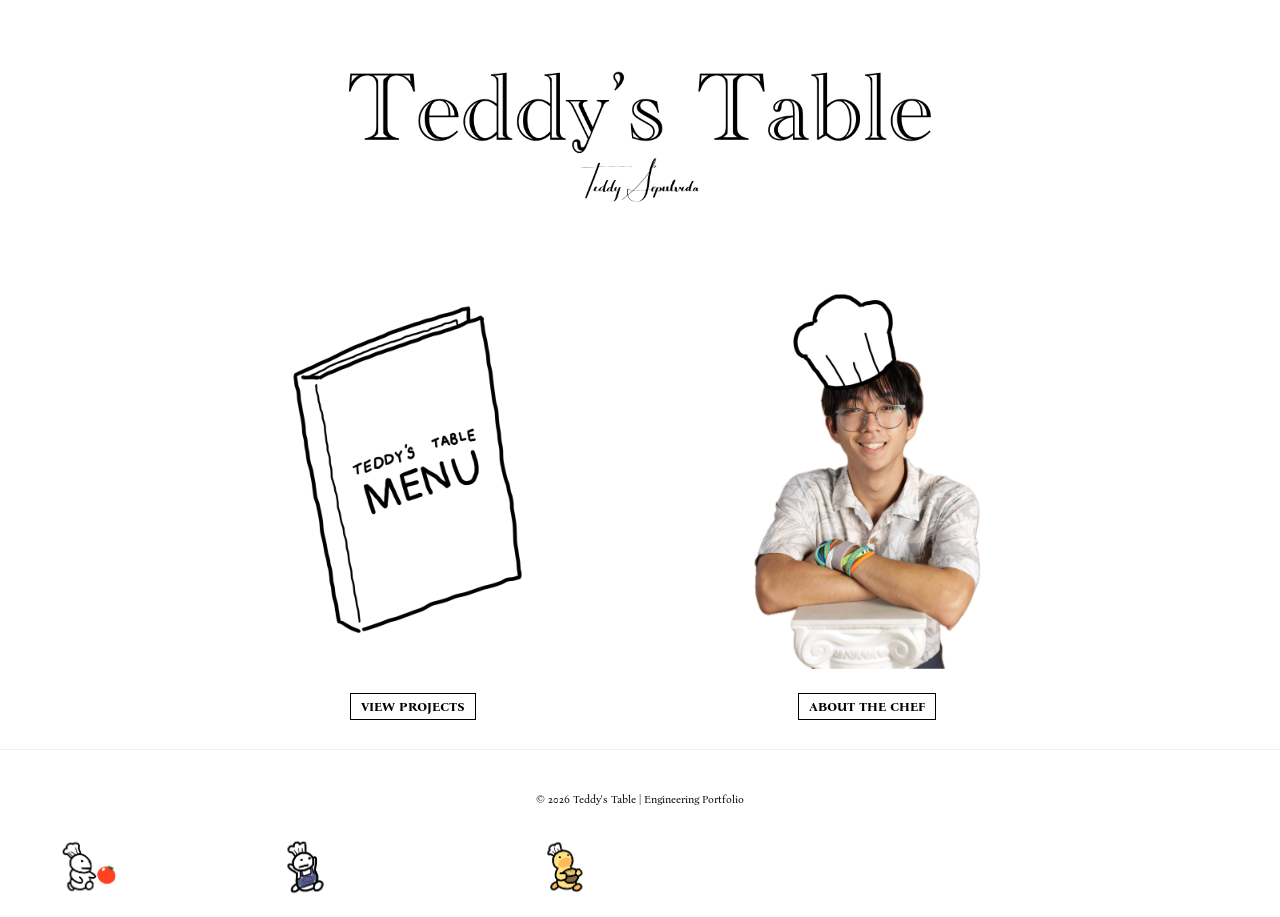
<file: index.html>
<!DOCTYPE html>
<html lang="en">
<head>
    <meta charset="UTF-8">
    <meta name="viewport" content="width=device-width, initial-scale=1.0">
    <title>Teddy's Table | Engineering Portfolio</title>
    <!-- Preloading the hover image for a smooth transition -->
    <link rel="preload" href="images/menu_open.png" as="image">
    <link rel="stylesheet" href="style.css">
    <!-- Load Bona Nova from Google Fonts -->
    <link href="https://fonts.googleapis.com/css2?family=Bona+Nova:ital,wght@0,400;0,700;1,400&display=swap" rel="stylesheet">
    <link rel="stylesheet" href="style.css">
</head>
<body>

    <header class="table-header">
    <div class="logo-container">
        <img src="images/banner.png" alt="Teddy's Table Logo" class="header-logo">
    </div>
</header>

    <main class="table-stage">
        
        <!-- Interactive Menu Section -->
        <div class="menu-container">
            <a href="projects.html" class="menu-link">
                <img src="images/menu_closed.png" alt="Closed Menu" class="menu-img closed">
                <img src="images/menu_open.png" alt="Open Menu" class="menu-img open">
            </a>
            <p class="instruction">View Projects</p>
        </div>

        <!-- Interactive Engineer Section -->
        <div class="engineer-container">
            <div id="about-bubble" class="speech-bubble" onclick="closeAbout()">
                <p><strong>Teddy</strong></p>
                <p class="role-line">Mechanical Engineer | Boston University</p>
                <p><a href="https://www.linkedin.com/in/teddysepulve/" target="_blank" rel="noopener noreferrer">LinkedIn</a></p>
                <small>(Click to close)</small>
            </div>
            <img src="images/teddy_chef.png" alt="Teddy the Engineer" class="engineer-img" onclick="toggleAbout()">
            <p class="instruction">About the Chef</p>
        </div>

    </main>

    <footer class="table-footer">
        <p>&copy; 2026 Teddy's Table | Engineering Portfolio</p>
    </footer>

    <script>
        function toggleAbout() {
            const bubble = document.getElementById("about-bubble");
            const container = document.querySelector(".engineer-container");

            if (bubble.classList.contains("show")) {
                return;
            }

            bubble.classList.add("show");
            container.classList.add("bubble-open");
        }

        function closeAbout() {
            const bubble = document.getElementById("about-bubble");
            const container = document.querySelector(".engineer-container");

            bubble.classList.remove("show");
            container.classList.remove("bubble-open");
        }
    </script>

    <div id="chef-track">
    <img src="images/chef_1.png" class="runner" id="runner1">
    <img src="images/chef_2.png" class="runner" id="runner2">
    <img src="images/chef_3.png" class="runner" id="runner3">
    <script>
        const runners = [
            { id: 'runner1', x: 0, speed: 2, dir: 1 },
            { id: 'runner2', x: 500, speed: 1.2, dir: 1 },
            { id: 'runner3', x: 200, speed: 2.5, dir: 1 }
        ];

        function animateRunners() {
            const screenWidth = window.innerWidth;

            runners.forEach(r => {
                const el = document.getElementById(r.id);
                if (!el) return; // Safety check

                const width = el.offsetWidth;

                // Update Position
                r.x += r.speed * r.dir;

                // Bounce Logic
                if (r.x + width >= screenWidth) {
                    r.dir = -1; // Face left
                } else if (r.x <= 0) {
                    r.dir = 1; // Face right
                }

                // Apply Position & Flip Image
                el.style.left = r.x + 'px';
                
                // CSS scaleX handles the "turning around" flip
                if (r.dir === -1) {
                    el.style.transform = 'scaleX(-1)'; 
                } else {
                    el.style.transform = 'scaleX(1)';
                }
            });

            requestAnimationFrame(animateRunners);
        }

        // Start the animation once the page is ready
        window.addEventListener('load', animateRunners);
    </script>
</div>
</body>
</html>
</file>
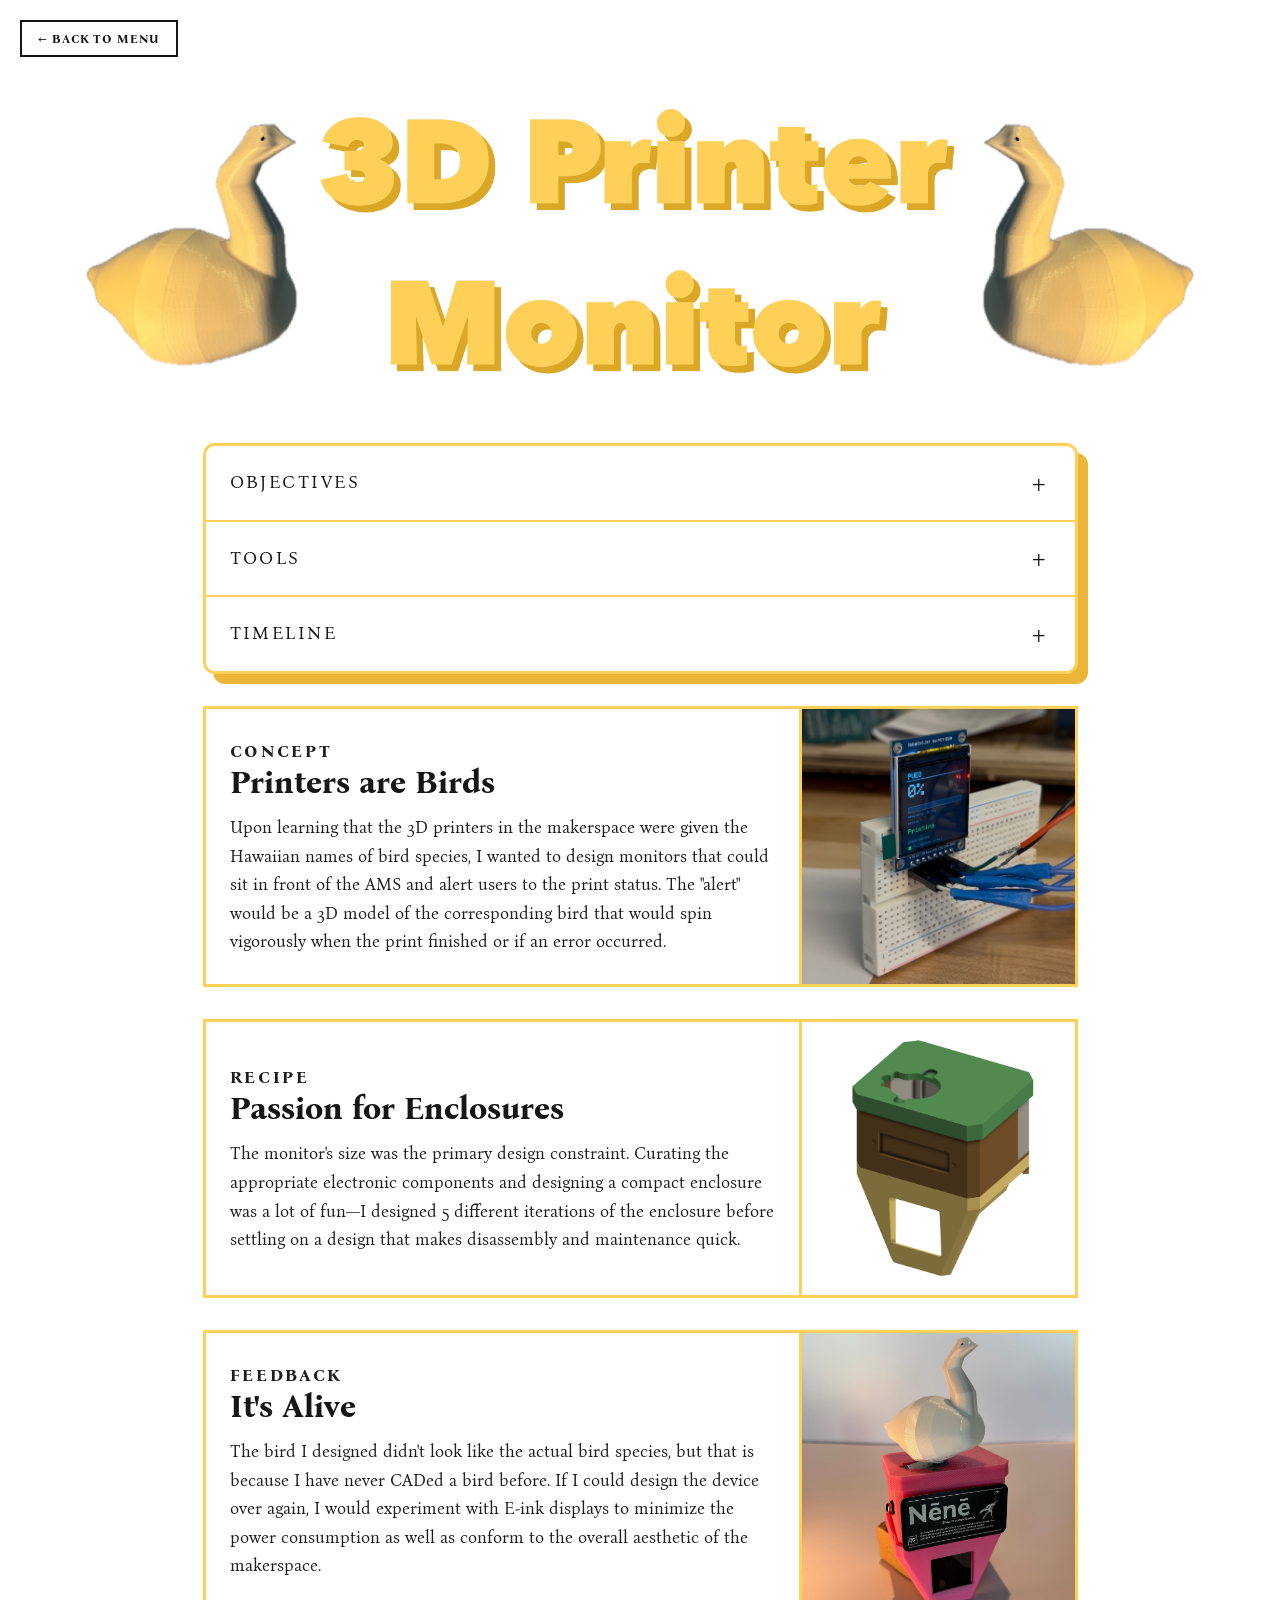
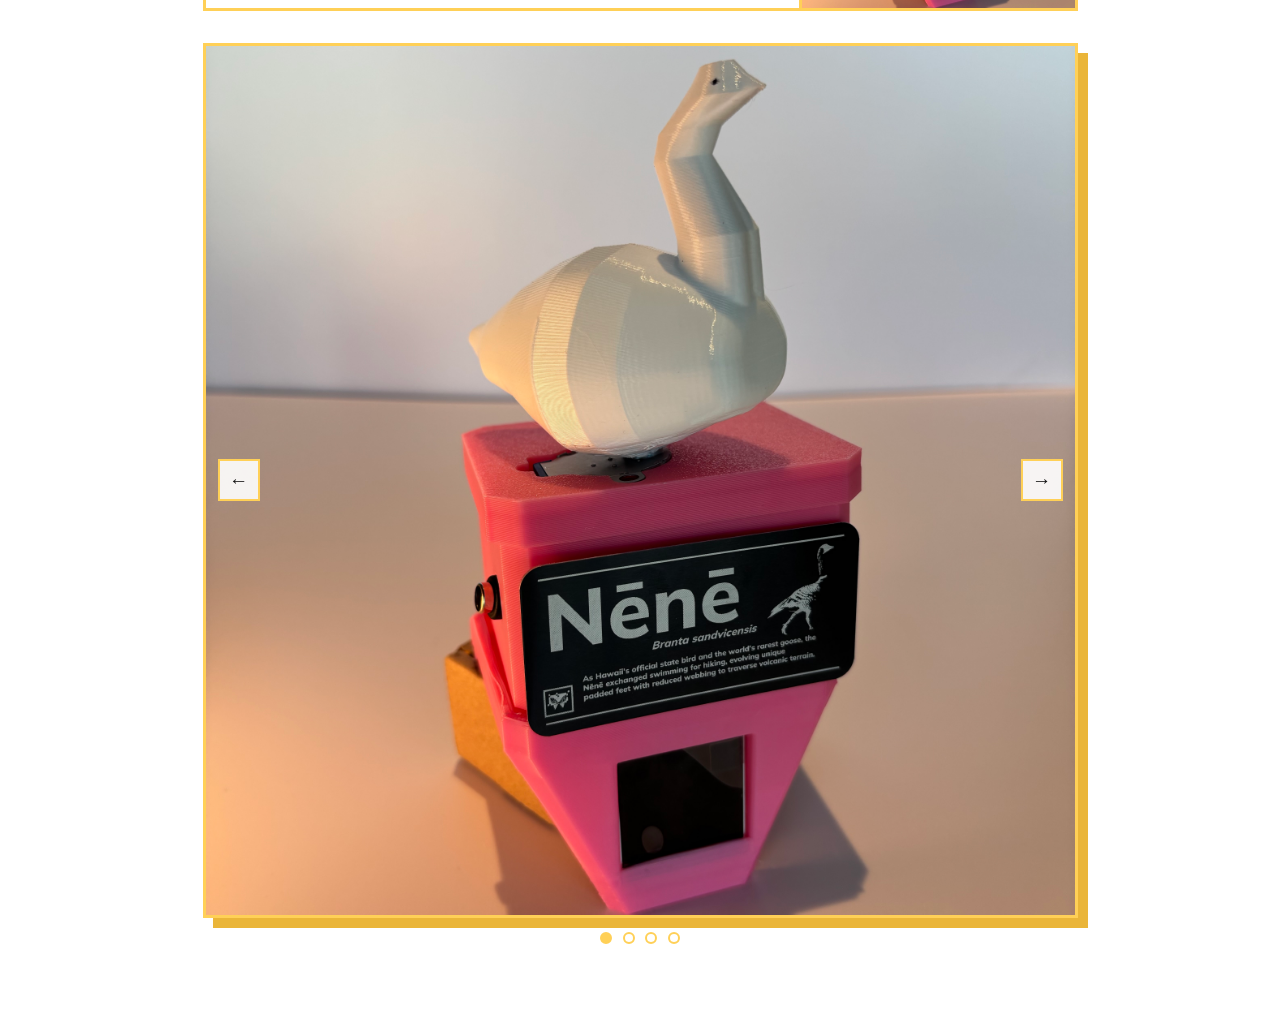
<file: 3d-printer-monitor.html>
<!DOCTYPE html>
<html lang="en">
<head>
    <meta charset="UTF-8">
    <meta name="viewport" content="width=device-width, initial-scale=1.0">
    <title>3D Printer Monitor | Teddy's Table</title>
    <link href="https://fonts.googleapis.com/css2?family=Bona+Nova:wght@400;700&display=swap" rel="stylesheet">
    <link rel="stylesheet" href="project_style.css">
    <style>
        :root {
            --project-accent: #ffd057;
            --project-shadow: #eab539;
        }
    </style>
</head>
<body>
    <a href="projects.html" class="back-link">← Back to Menu</a>

    <header class="project-header">
        <div class="banner-container">
            <img src="images/3dprintmonitor_banner.png" alt="3D Printer Monitor project banner" class="project-banner">
        </div>
    </header>

    <main class="project-content">
        <div class="accordion" aria-label="3D Printer Monitor project details">
            <div class="accordion-item">
                <button class="accordion-header" type="button" aria-expanded="false">
                    <span>OBJECTIVES</span>
                    <span class="icon">+</span>
                </button>
                <div class="accordion-panel">
                    <p>
                        Design a compact monitor that sits on a BambuLab X1C printer that alerts the user to print completion and errors.
                    </p>
                </div>
            </div>

            <div class="accordion-item">
                <button class="accordion-header" type="button" aria-expanded="false">
                    <span>TOOLS</span>
                    <span class="icon">+</span>
                </button>
                <div class="accordion-panel">
                    <p>
                        &#9881; Onshape <br> &#9881; BambuLab X1C 3D Printer <br> &#9881; Measurement <br> &#9881; Electronics <br> &#9881; Graphic Design
                    </p>
                </div>
            </div>

            <div class="accordion-item">
                <button class="accordion-header" type="button" aria-expanded="false">
                    <span>TIMELINE</span>
                    <span class="icon">+</span>
                </button>
                <div class="accordion-panel">
                    <p>
                        Designed and prototyped over a 1 month period during my makerspace internship at the Lili'uokalani Center.
                    </p>
                </div>
            </div>
        </div>

        <section class="project-story-card">
            <div class="project-story-text">
                <p class="story-label">Concept</p>
                <h2>Printers are Birds</h2>
                <p>
                    Upon learning that the 3D printers in the makerspace were given the Hawaiian names of bird species, I wanted to
                    design monitors that could sit in front of the AMS and alert users to the print status. The "alert" would be a
                    3D model of the corresponding bird that would spin vigorously when the print finished or if an error occurred.
                </p>
            </div>
            <div class="project-story-image">
                <img src="images/3dprintmonitor_concept.jpeg" alt="3D Printer Monitor concept image">
            </div>
        </section>

        <section class="project-story-card">
            <div class="project-story-text">
                <p class="story-label">Recipe</p>
                <h2>Passion for Enclosures</h2>
                <p>
                    The monitor's size was the primary design constraint. Curating the appropriate electronic components and designing a compact enclosure was a lot of fun&mdash;I designed
                    5 different iterations of the enclosure before settling on a design that makes disassembly and maintenance quick. 
                </p>
            </div>
            <div class="project-story-image">
                <img src="images/3dprintmonitor_recipe.jpeg" alt="3D Printer Monitor recipe image">
            </div>
        </section>

        <section class="project-story-card">
            <div class="project-story-text">
                <p class="story-label">Feedback</p>
                <h2>It's Alive</h2>
                <p>
                    The bird I designed didn't look like the actual bird species, but that is because I have never CADed a bird before. 
                    If I could design the device over again, I would experiment with E-ink displays to minimize the power consumption as well as
                    conform to the overall aesthetic of the makerspace. 
                </p>
            </div>
            <div class="project-story-image">
                <img src="images/menu_3dprintmonitor.jpg" alt="3D Printer Monitor feedback image">
            </div>
        </section>

        <section class="project-gallery" aria-label="3D Printer Monitor gallery carousel">
            <div class="gallery-frame">
                <button class="gallery-arrow gallery-prev" type="button" aria-label="Previous image">←</button>
                <div class="gallery-track">
                    <img class="gallery-slide active" src="images/menu_3dprintmonitor.jpg" alt="3D Printer Monitor gallery image 1">
                    <video class="gallery-slide" src="images/3dprintmonitor_carousel2.mov" muted playsinline autoplay loop preload="metadata" aria-label="3D Printer Monitor motion video"></video>
                    <img class="gallery-slide" src="images/3dprintmonitor_carousel3.jpeg" alt="3D Printer Monitor gallery image 3">
                    <img class="gallery-slide" src="images/3dprintmonitor_carousel4.jpeg" alt="3D Printer Monitor gallery image 4">
                </div>
                <button class="gallery-arrow gallery-next" type="button" aria-label="Next image">→</button>
            </div>
            <div class="gallery-dots" aria-label="Gallery navigation">
                <button class="dot active" type="button" aria-label="Show slide 1"></button>
                <button class="dot" type="button" aria-label="Show slide 2"></button>
                <button class="dot" type="button" aria-label="Show slide 3"></button>
                <button class="dot" type="button" aria-label="Show slide 4"></button>
            </div>
        </section>
    </main>

    <script>
        const headers = document.querySelectorAll('.accordion-header');

        function closeAllAccordions() {
            document.querySelectorAll('.accordion-item').forEach((accordionItem) => {
                accordionItem.classList.remove('open');
                const header = accordionItem.querySelector('.accordion-header');
                const panel = accordionItem.querySelector('.accordion-panel');
                const icon = accordionItem.querySelector('.icon');

                header.classList.remove('active');
                header.setAttribute('aria-expanded', 'false');
                if (icon) icon.textContent = '+';
                if (panel) panel.style.maxHeight = null;
            });
        }

        headers.forEach((header) => {
            header.addEventListener('click', () => {
                const item = header.parentElement;
                const panel = item.querySelector('.accordion-panel');
                const isOpen = item.classList.contains('open');

                closeAllAccordions();

                if (!isOpen) {
                    item.classList.add('open');
                    header.classList.add('active');
                    header.setAttribute('aria-expanded', 'true');
                    header.querySelector('.icon').textContent = '−';
                    panel.style.maxHeight = panel.scrollHeight + 'px';
                }
            });
        });

        const slides = Array.from(document.querySelectorAll('.gallery-slide'));
        const dots = Array.from(document.querySelectorAll('.dot'));
        let currentSlide = 0;

        function showSlide(index) {
            currentSlide = (index + slides.length) % slides.length;

            slides.forEach((slide, i) => {
                slide.classList.toggle('active', i === currentSlide);
            });

            dots.forEach((dot, i) => {
                dot.classList.toggle('active', i === currentSlide);
            });
        }

        document.querySelector('.gallery-next').addEventListener('click', () => {
            showSlide(currentSlide + 1);
        });

        document.querySelector('.gallery-prev').addEventListener('click', () => {
            showSlide(currentSlide - 1);
        });

        dots.forEach((dot, index) => {
            dot.addEventListener('click', () => showSlide(index));
        });
    </script>
</body>
</html>
</file>
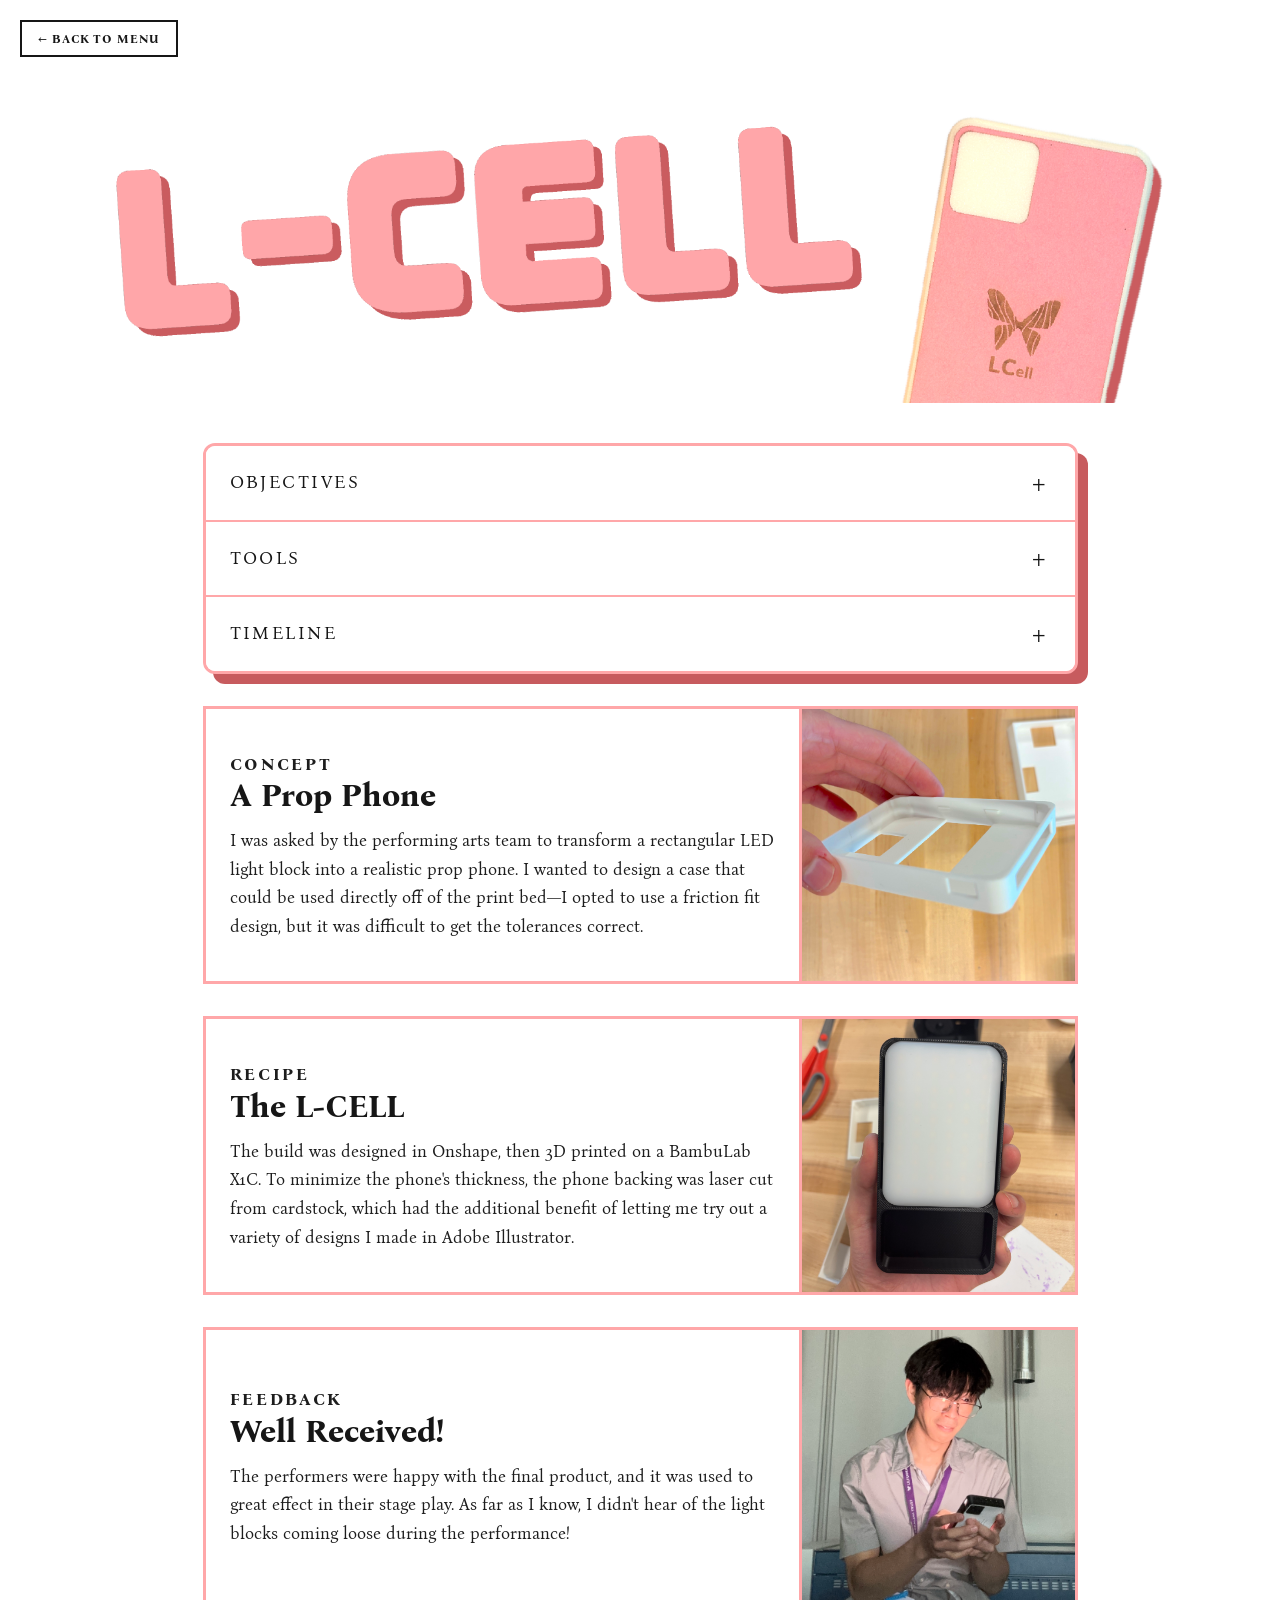
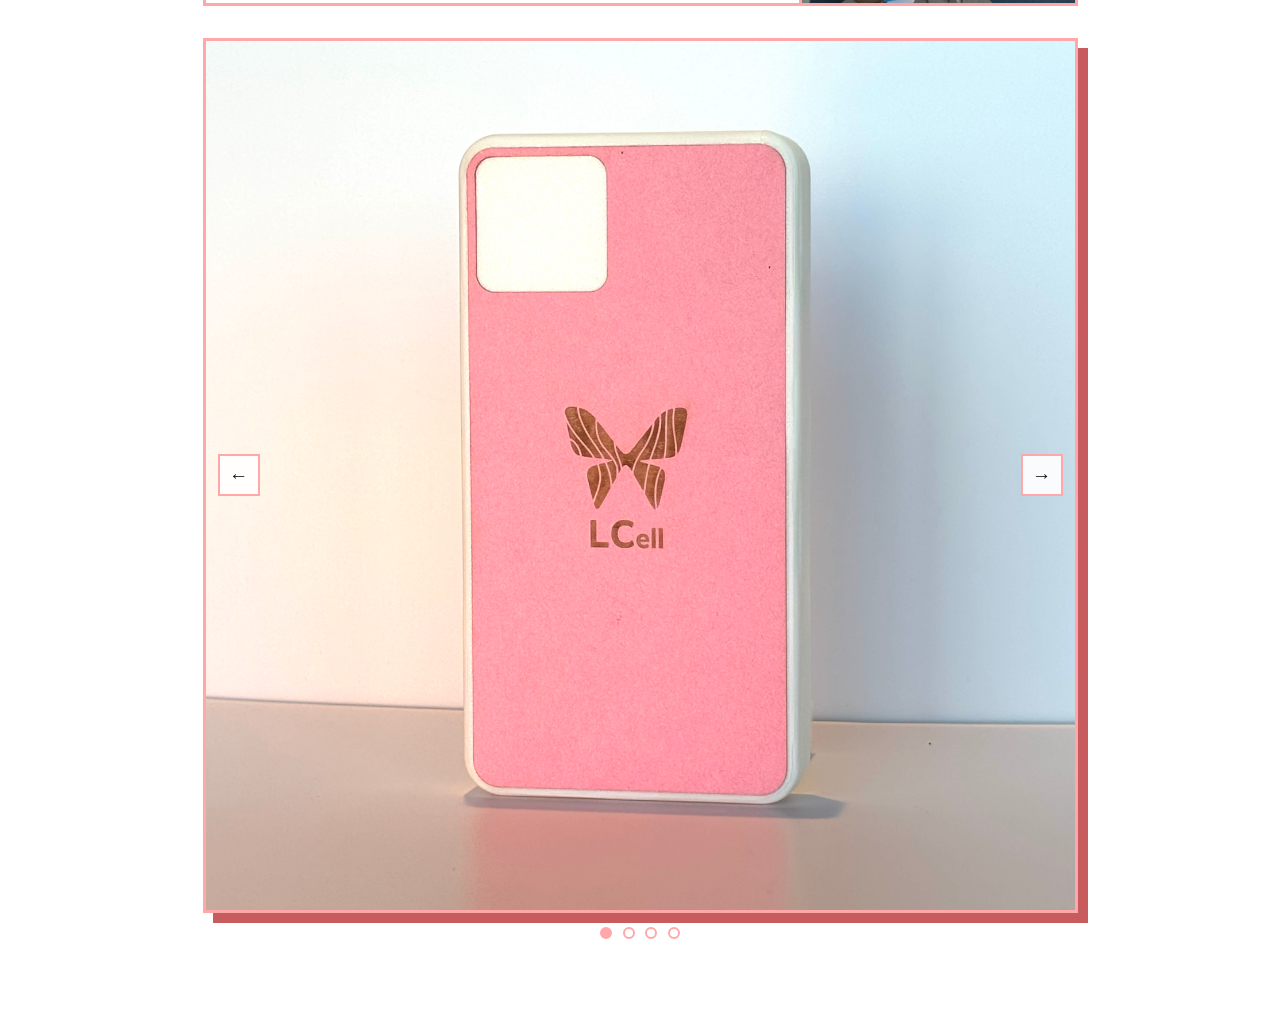
<file: l-cell.html>
<!DOCTYPE html>
<html lang="en">
<head>
    <meta charset="UTF-8">
    <meta name="viewport" content="width=device-width, initial-scale=1.0">
    <title>L-Cell | Teddy's Table</title>
    <link href="https://fonts.googleapis.com/css2?family=Bona+Nova:wght@400;700&display=swap" rel="stylesheet">
    <link rel="stylesheet" href="project_style.css">
    <style>
        :root {
            --project-accent: #ffa7a9;
            --project-shadow: #c75b5e;
        }
    </style>
</head>
<body>
    <a href="projects.html" class="back-link">← Back to Menu</a>

    <header class="project-header">
        <div class="banner-container">
            <!-- Replace this with your final hand-drawn banner at 3840x1000 px, 300 dpi -->
            <img src="images/lcell_banner.png" alt="L-Cell project banner" class="project-banner">
        </div>
    </header>

    <main class="project-content">
        <div class="accordion" aria-label="L-Cell project details">
            <div class="accordion-item">
                <button class="accordion-header" type="button" aria-expanded="false">
                    <span>OBJECTIVES</span>
                    <span class="icon">+</span>
                </button>
                <div class="accordion-panel">
                    <p>
                        Produce a realistic mock phone that looks believable in a live performance while remaining quick to produce and
                        durable enough for repeated use.
                    </p>
                </div>
            </div>

            <div class="accordion-item">
                <button class="accordion-header" type="button" aria-expanded="false">
                    <span>TOOLS</span>
                    <span class="icon">+</span>
                </button>
                <div class="accordion-panel">
                    <p>
                        &#9881; Onshape <br> &#9881; Adobe Illustrator <br> &#9881; Epilog Laser Cutter <br> &#9881; BambuLab X1C 3D Printer
                    </p>
                </div>
            </div>

            <div class="accordion-item">
                <button class="accordion-header" type="button" aria-expanded="false">
                    <span>TIMELINE</span>
                    <span class="icon">+</span>
                </button>
                <div class="accordion-panel">
                    <p>
                        Designed over a 3-day period during my makerspace internship at the Lili'uokalani Center.
                    </p>
                </div>
            </div>
        </div>

        <section class="project-story-card">
            <div class="project-story-text">
                <p class="story-label">Concept</p>
                <h2>A Prop Phone</h2>
                <p>
                    I was asked by the performing arts team to transform a rectangular LED light block into a realistic prop phone.
                    I wanted to design a case that could be used directly off of the print bed&mdash;I opted to use a friction fit design, but it was
                    difficult to get the tolerances correct.
                </p>
            </div>
            <div class="project-story-image">
                <img src="images/lcell_concept.jpeg" alt="L-Cell concept image">
            </div>
        </section>

        <section class="project-story-card">
            <div class="project-story-text">
                <p class="story-label">Recipe</p>
                <h2>The L-CELL</h2>
                <p>
                    The build was designed in Onshape, then 3D printed on a BambuLab X1C. To minimize the phone's thickness,
                    the phone backing was laser cut from cardstock, which had the additional benefit of letting me try out a
                    variety of designs I made in Adobe Illustrator.
                </p>
            </div>
            <div class="project-story-image">
                <img src="images/lcell_recipe.jpeg" alt="L-Cell recipe image">
            </div>
        </section>

        <section class="project-story-card">
            <div class="project-story-text">
                <p class="story-label">Feedback</p>
                <h2>Well Received!</h2>
                <p>
                    The performers were happy with the final product, and it was used to great effect in their stage play. As far as I know,
                    I didn't hear of the light blocks coming loose during the performance! 
                </p>
            </div>
            <div class="project-story-image">
                <img src="images/lcell_feedback.jpeg" alt="L-Cell feedback image">
            </div>
        </section>

        <section class="project-gallery" aria-label="Project gallery carousel">
            <div class="gallery-frame">
                <button class="gallery-arrow gallery-prev" type="button" aria-label="Previous image">←</button>
                <div class="gallery-track">
                    <img class="gallery-slide active" src="images/lcell_carousel1.jpeg" alt="L-Cell concept gallery image">
                    <img class="gallery-slide" src="images/lcell_concept.jpeg" alt="L-Cell concept gallery image">
                    <img class="gallery-slide" src="images/lcell_recipe.jpeg" alt="L-Cell recipe gallery image">
                    <img class="gallery-slide" src="images/lcell_carousel4.jpeg" alt="L-Cell banner gallery image">
                </div>
                <button class="gallery-arrow gallery-next" type="button" aria-label="Next image">→</button>
            </div>
            <div class="gallery-dots" aria-label="Gallery navigation">
                <button class="dot active" type="button" aria-label="Show slide 1"></button>
                <button class="dot" type="button" aria-label="Show slide 2"></button>
                <button class="dot" type="button" aria-label="Show slide 3"></button>
                <button class="dot" type="button" aria-label="Show slide 4"></button>
            </div>
        </section>
    </main>

    <script>
        const headers = document.querySelectorAll('.accordion-header');

        function closeAllAccordions() {
            document.querySelectorAll('.accordion-item').forEach((accordionItem) => {
                accordionItem.classList.remove('open');
                const header = accordionItem.querySelector('.accordion-header');
                const panel = accordionItem.querySelector('.accordion-panel');
                const icon = accordionItem.querySelector('.icon');

                header.classList.remove('active');
                header.setAttribute('aria-expanded', 'false');
                if (icon) icon.textContent = '+';
                if (panel) panel.style.maxHeight = null;
            });
        }

        headers.forEach((header) => {
            header.addEventListener('click', () => {
                const item = header.parentElement;
                const panel = item.querySelector('.accordion-panel');
                const isOpen = item.classList.contains('open');

                closeAllAccordions();

                if (!isOpen) {
                    item.classList.add('open');
                    header.classList.add('active');
                    header.setAttribute('aria-expanded', 'true');
                    header.querySelector('.icon').textContent = '−';
                    panel.style.maxHeight = panel.scrollHeight + 'px';
                }
            });
        });

        const slides = Array.from(document.querySelectorAll('.gallery-slide'));
        const dots = Array.from(document.querySelectorAll('.dot'));
        let currentSlide = 0;

        function showSlide(index) {
            currentSlide = (index + slides.length) % slides.length;

            slides.forEach((slide, i) => {
                slide.classList.toggle('active', i === currentSlide);
            });

            dots.forEach((dot, i) => {
                dot.classList.toggle('active', i === currentSlide);
            });
        }

        document.querySelector('.gallery-next').addEventListener('click', () => {
            showSlide(currentSlide + 1);
        });

        document.querySelector('.gallery-prev').addEventListener('click', () => {
            showSlide(currentSlide - 1);
        });

        dots.forEach((dot, index) => {
            dot.addEventListener('click', () => showSlide(index));
        });
    </script>
</body>
</html>
</file>
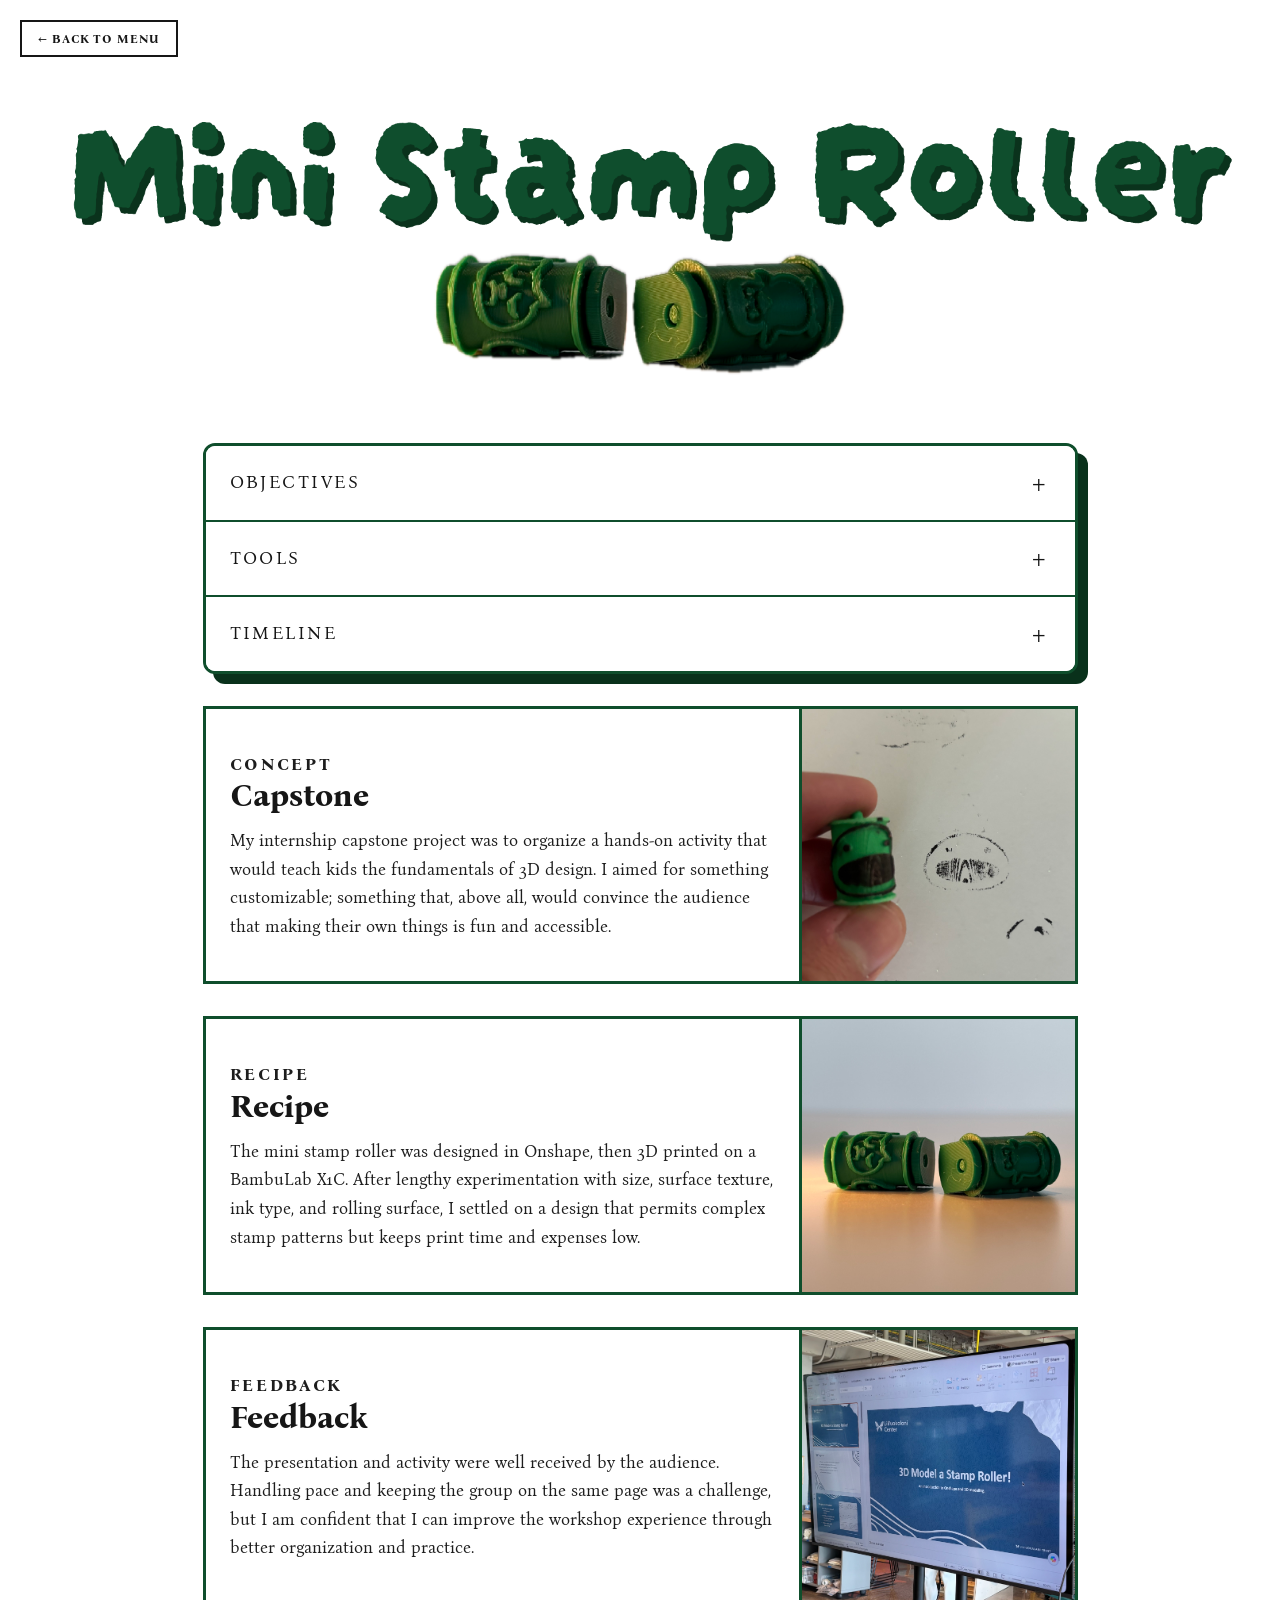
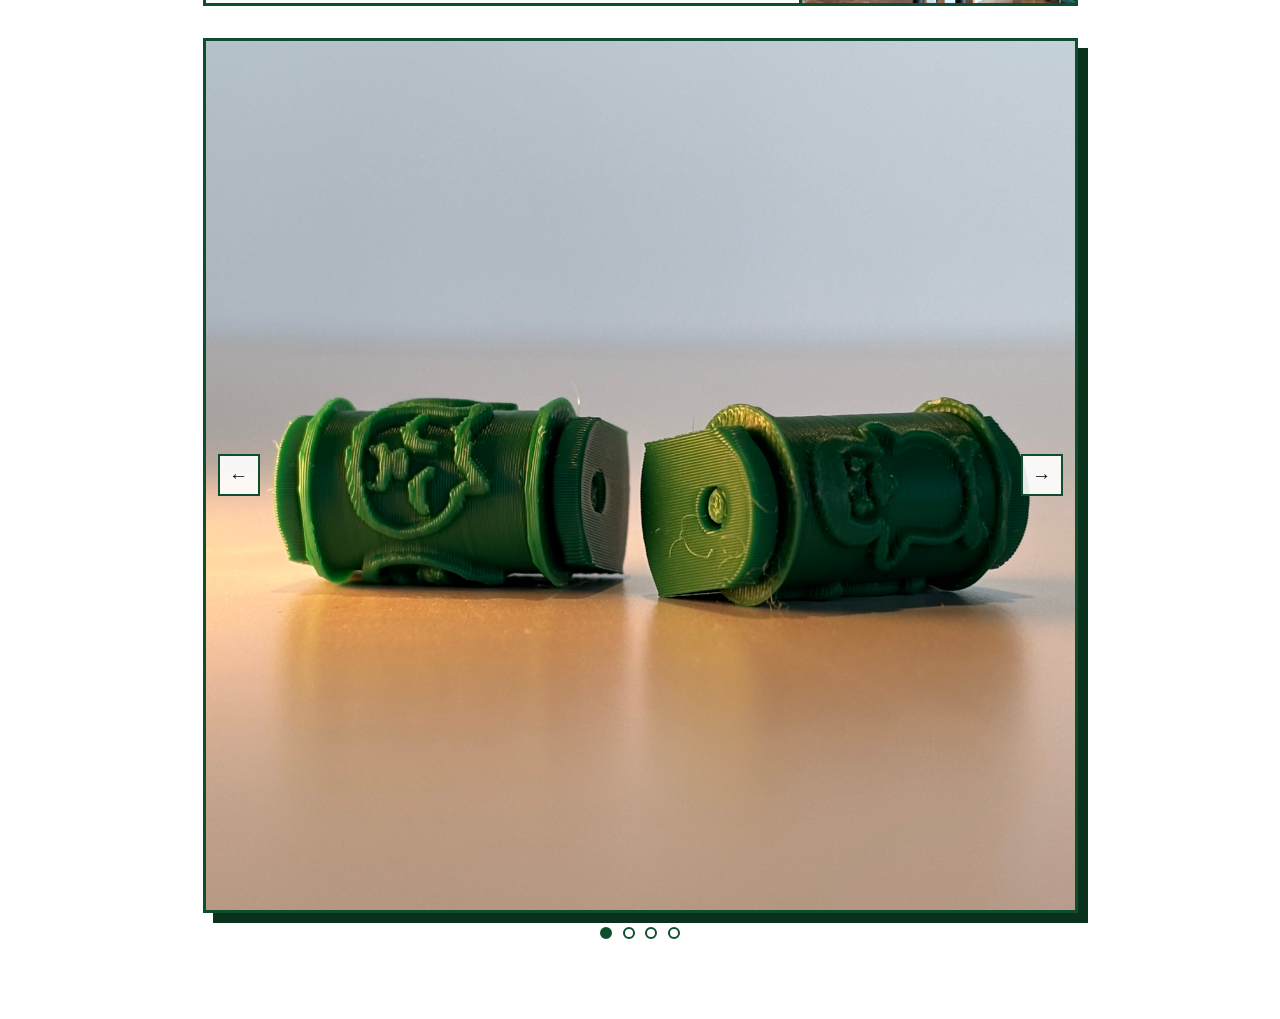
<file: mini-stamp-roller.html>
<!DOCTYPE html>
<html lang="en">
<head>
    <meta charset="UTF-8">
    <meta name="viewport" content="width=device-width, initial-scale=1.0">
    <title>Mini Stamp Roller | Teddy's Table</title>
    <link href="https://fonts.googleapis.com/css2?family=Bona+Nova:wght@400;700&display=swap" rel="stylesheet">
    <link rel="stylesheet" href="project_style.css">
    <style>
        :root {
            --project-accent: #0f4e2c;
            --project-shadow: #09311b;
        }
    </style>
</head>
<body>
    <a href="projects.html" class="back-link">← Back to Menu</a>

    <header class="project-header">
        <div class="banner-container">
            <img src="images/stamproller_banner.png" alt="Mini Stamp Roller project banner" class="project-banner">
        </div>
    </header>

    <main class="project-content">
        <div class="accordion" aria-label="Mini Stamp Roller project details">
            <div class="accordion-item">
                <button class="accordion-header" type="button" aria-expanded="false">
                    <span>OBJECTIVES</span>
                    <span class="icon">+</span>
                </button>
                <div class="accordion-panel">
                    <p>
                        Design a compact stamp roller that is fast to print and teaches the fundamental tools of 3D design and fabrication to young learners.
                    </p>
                </div>
            </div>

            <div class="accordion-item">
                <button class="accordion-header" type="button" aria-expanded="false">
                    <span>TOOLS</span>
                    <span class="icon">+</span>
                </button>
                <div class="accordion-panel">
                    <p>
                        &#9881; Onshape <br> &#9881; BambuLab X1C 3D Printer <br> &#9881; Presentation Design <br> &#9881; Rapid Prototyping
                    </p>
                </div>
            </div>

            <div class="accordion-item">
                <button class="accordion-header" type="button" aria-expanded="false">
                    <span>TIMELINE</span>
                    <span class="icon">+</span>
                </button>
                <div class="accordion-panel">
                    <p>
                        The activity and presentation were designed over a 2-week period during my makerspace internship at the Lili'uokalani Center.
                    </p>
                </div>
            </div>
        </div>

        <section class="project-story-card">
            <div class="project-story-text">
                <p class="story-label">Concept</p>
                <h2>Capstone</h2>
                <p>
                    My internship capstone project was to organize a hands-on activity that would teach kids the
                    fundamentals of 3D design. I aimed for something customizable; something that, above all, would convince
                    the audience that making their own things is fun and accessible.
                </p>
            </div>
            <div class="project-story-image">
                <img src="images/stamproller_concept.jpeg" alt="Mini Stamp Roller concept image">
            </div>
        </section>

        <section class="project-story-card">
            <div class="project-story-text">
                <p class="story-label">Recipe</p>
                <h2>Recipe</h2>
                <p>
                    The mini stamp roller was designed in Onshape, then 3D printed on a BambuLab X1C. After lengthy experimentation
                    with size, surface texture, ink type, and rolling surface, I settled on a design that permits complex stamp patterns
                    but keeps print time and expenses low.
                </p>
            </div>
            <div class="project-story-image">
                <img src="images/menu_stamproller.jpg" alt="Mini Stamp Roller recipe image">
            </div>
        </section>

        <section class="project-story-card">
            <div class="project-story-text">
                <p class="story-label">Feedback</p>
                <h2>Feedback</h2>
                <p>
                    The presentation and activity were well received by the audience. Handling pace and keeping the group on the same page
                    was a challenge, but I am confident that I can improve
                    the workshop experience through better organization and practice.
                </p>
            </div>
            <div class="project-story-image">
                <img src="images/stamproller_feedback.jpeg" alt="Mini Stamp Roller feedback image">
            </div>
        </section>

        <section class="project-gallery" aria-label="Mini Stamp Roller gallery carousel">
            <div class="gallery-frame">
                <button class="gallery-arrow gallery-prev" type="button" aria-label="Previous image">←</button>
                <div class="gallery-track">
                    <img class="gallery-slide active" src="images/stamproller.jpeg" alt="Mini Stamp Roller gallery image 1">
                    <img class="gallery-slide" src="images/stamproller_carousel2.jpeg" alt="Mini Stamp Roller gallery image 2">
                    <video class="gallery-slide" src="images/stamproller_carousel3.mov" muted playsinline autoplay loop preload="metadata" aria-label="Mini Stamp Roller motion video"></video>
                    <img class="gallery-slide" src="images/stamproller_carousel4.jpeg" alt="Mini Stamp Roller gallery image 4">
                </div>
                <button class="gallery-arrow gallery-next" type="button" aria-label="Next image">→</button>
            </div>
            <div class="gallery-dots" aria-label="Gallery navigation">
                <button class="dot active" type="button" aria-label="Show slide 1"></button>
                <button class="dot" type="button" aria-label="Show slide 2"></button>
                <button class="dot" type="button" aria-label="Show slide 3"></button>
                <button class="dot" type="button" aria-label="Show slide 4"></button>
            </div>
        </section>
    </main>

    <script>
        const headers = document.querySelectorAll('.accordion-header');

        function closeAllAccordions() {
            document.querySelectorAll('.accordion-item').forEach((accordionItem) => {
                accordionItem.classList.remove('open');
                const header = accordionItem.querySelector('.accordion-header');
                const panel = accordionItem.querySelector('.accordion-panel');
                const icon = accordionItem.querySelector('.icon');

                header.classList.remove('active');
                header.setAttribute('aria-expanded', 'false');
                if (icon) icon.textContent = '+';
                if (panel) panel.style.maxHeight = null;
            });
        }

        headers.forEach((header) => {
            header.addEventListener('click', () => {
                const item = header.parentElement;
                const panel = item.querySelector('.accordion-panel');
                const isOpen = item.classList.contains('open');

                closeAllAccordions();

                if (!isOpen) {
                    item.classList.add('open');
                    header.classList.add('active');
                    header.setAttribute('aria-expanded', 'true');
                    header.querySelector('.icon').textContent = '−';
                    panel.style.maxHeight = panel.scrollHeight + 'px';
                }
            });
        });

        const slides = Array.from(document.querySelectorAll('.gallery-slide'));
        const dots = Array.from(document.querySelectorAll('.dot'));
        let currentSlide = 0;

        function showSlide(index) {
            currentSlide = (index + slides.length) % slides.length;

            slides.forEach((slide, i) => {
                slide.classList.toggle('active', i === currentSlide);
            });

            dots.forEach((dot, i) => {
                dot.classList.toggle('active', i === currentSlide);
            });
        }

        document.querySelector('.gallery-next').addEventListener('click', () => {
            showSlide(currentSlide + 1);
        });

        document.querySelector('.gallery-prev').addEventListener('click', () => {
            showSlide(currentSlide - 1);
        });

        dots.forEach((dot, index) => {
            dot.addEventListener('click', () => showSlide(index));
        });
    </script>
</body>
</html>
</file>
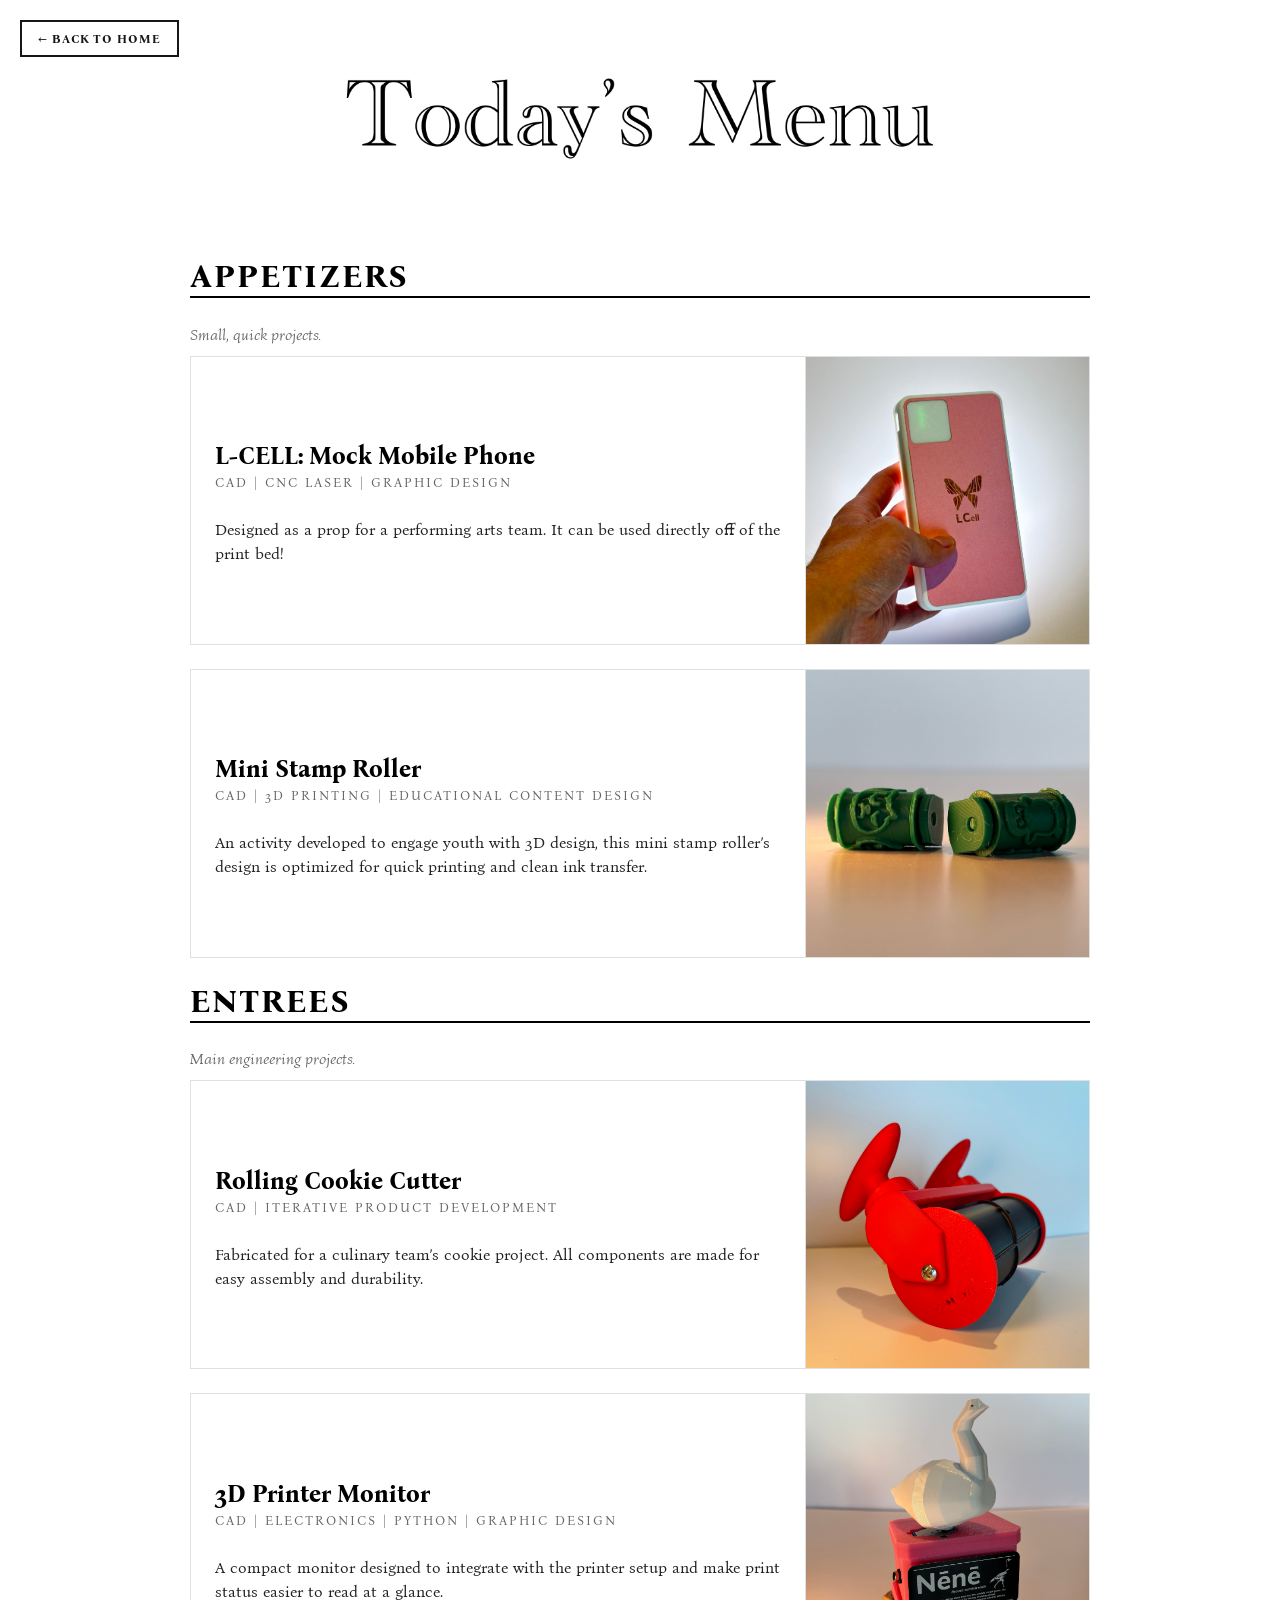
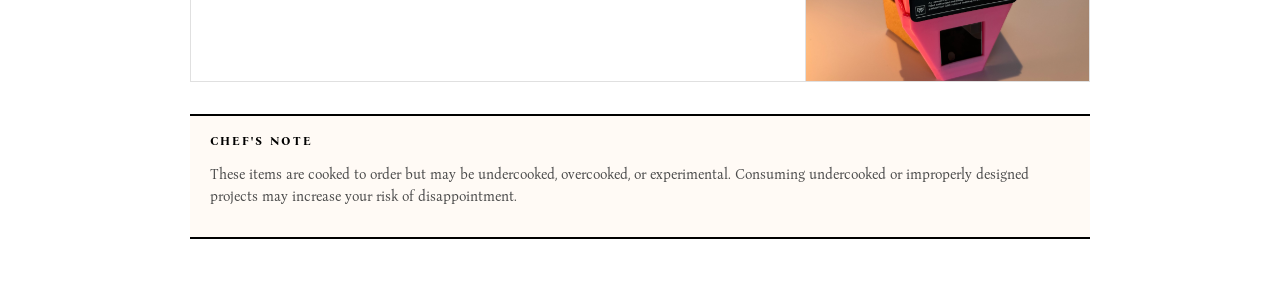
<file: projects.html>
<!DOCTYPE html>
<html lang="en">
<head>
    <meta charset="UTF-8">
    <meta name="viewport" content="width=device-width, initial-scale=1.0">
    <title>The Menu | Teddy's Table</title>
    <link rel="stylesheet" href="style.css">
    <!-- Load Bona Nova from Google Fonts -->
    <link href="https://fonts.googleapis.com/css2?family=Bona+Nova:ital,wght@0,400;0,700;1,400&display=swap" rel="stylesheet">
    <link rel="stylesheet" href="style.css">
</head>
<body>
    <a href="index.html" class="back-link">← Back to Home</a>

    <!-- Placeholder for your hand-drawn "Menu" header -->
    <header class="table-header">
        <div class="logo-container">
            <img src="images/todays_menu.png" alt="Menu Logo" class="header-logo">
        </div>
    </header>

    <main class="menu-page">
        
        <!-- SECTION: APPETIZERS (Small Projects/Scripts) -->
        <section class="menu-section">
            <h2 class="section-title">Appetizers</h2>
            <p class="section-subtitle">Small, quick projects.</p>

            <a href="l-cell.html" class="project-card project-card-link">
                <div class="card-text">
                    <h3>L-CELL: Mock Mobile Phone</h3>
                    <p class="skills-list">CAD | CNC LASER | GRAPHIC DESIGN</p>
                    <p class="description">Designed as a prop for a performing arts team. It can be used directly off of the print bed!</p>
                </div>
                <div class="card-image">
                    <img src="images/menu_lcell.jpg" alt="Project Preview">
                </div>
            </a>

            <a href="mini-stamp-roller.html" class="project-card project-card-link">
                <div class="card-text">
                    <h3>Mini Stamp Roller</h3>
                    <p class="skills-list">CAD | 3D PRINTING | EDUCATIONAL CONTENT DESIGN</p>
                    <p class="description">An activity developed to engage youth with 3D design, this mini stamp roller’s design is optimized for quick printing and clean ink transfer.</p>
                </div>
                <div class="card-image">
                    <img src="images/menu_stamproller.jpg" alt="Project Preview">
                </div>
            </a>

            <!-- Add more project-cards here -->
        </section>

        <!-- SECTION: ENTREES (Main Engineering Projects) -->
        <section class="menu-section">
            <h2 class="section-title">Entrees</h2>
            <p class="section-subtitle">Main engineering projects.</p>

            <a href="rolling-cookie-cutter.html" class="project-card project-card-link">
                <div class="card-text">
                    <h3>Rolling Cookie Cutter</h3>
                    <p class="skills-list">CAD | ITERATIVE PRODUCT DEVELOPMENT</p>
                    <p class="description">Fabricated for a culinary team’s cookie project. All components are made for easy assembly and durability.</p>
                </div>
                <div class="card-image">
                    <img src="images/menu_cookieroller.jpg" alt="Project Preview">
                </div>
            </a>

            <a href="3d-printer-monitor.html" class="project-card project-card-link">
                <div class="card-text">
                    <h3>3D Printer Monitor</h3>
                    <p class="skills-list">CAD | ELECTRONICS | PYTHON | GRAPHIC DESIGN</p>
                    <p class="description">A compact monitor designed to integrate with the printer setup and make print status easier to read at a glance.</p>
                </div>
                <div class="card-image">
                    <img src="images/menu_3dprintmonitor.jpg" alt="Project Preview">
                </div>
            </a>

        </section>

        <div class="menu-disclaimer" aria-label="Project menu disclaimer">
            <p class="disclaimer-label">Chef's Note</p>
            <p>
                These items are cooked to order but may be undercooked, overcooked, or 
                experimental. Consuming undercooked or improperly designed projects may increase your risk
                of disappointment.
            </p>
        </div>

    </main>

</body>
</html>
</file>
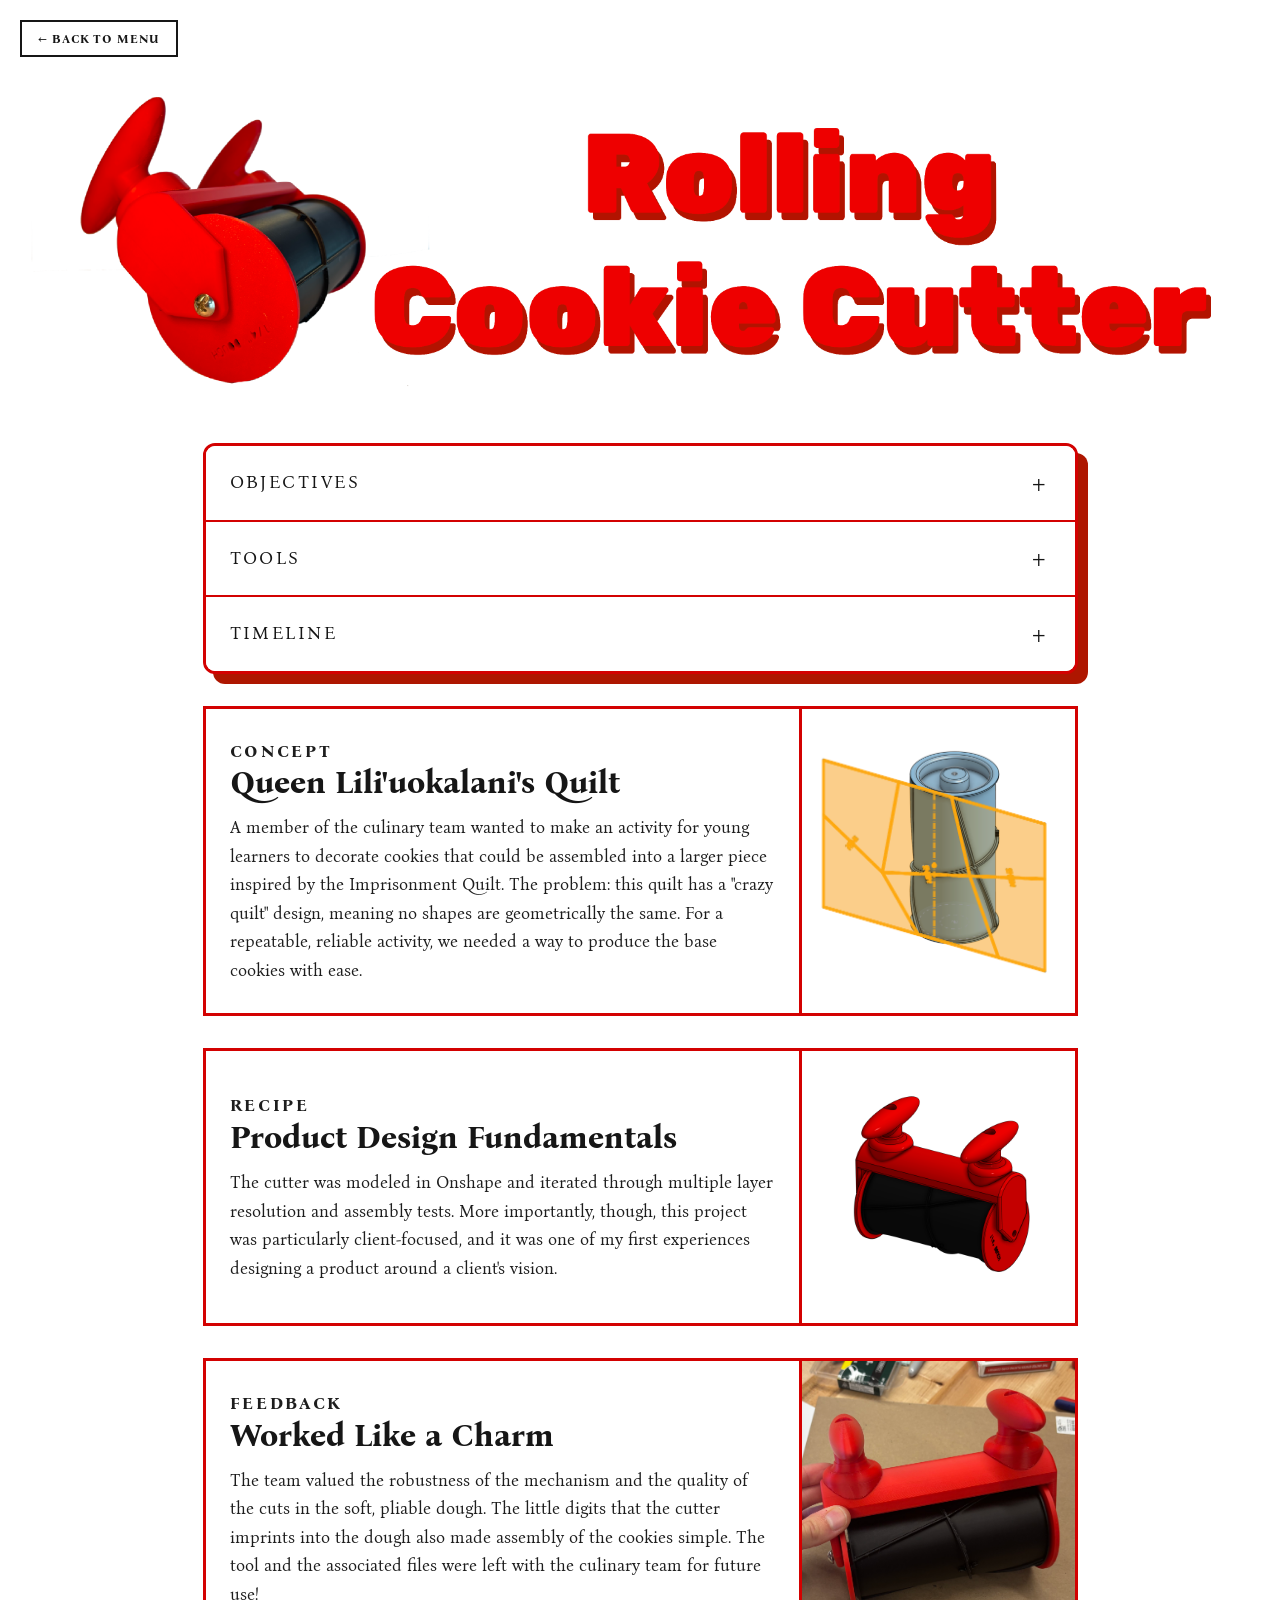
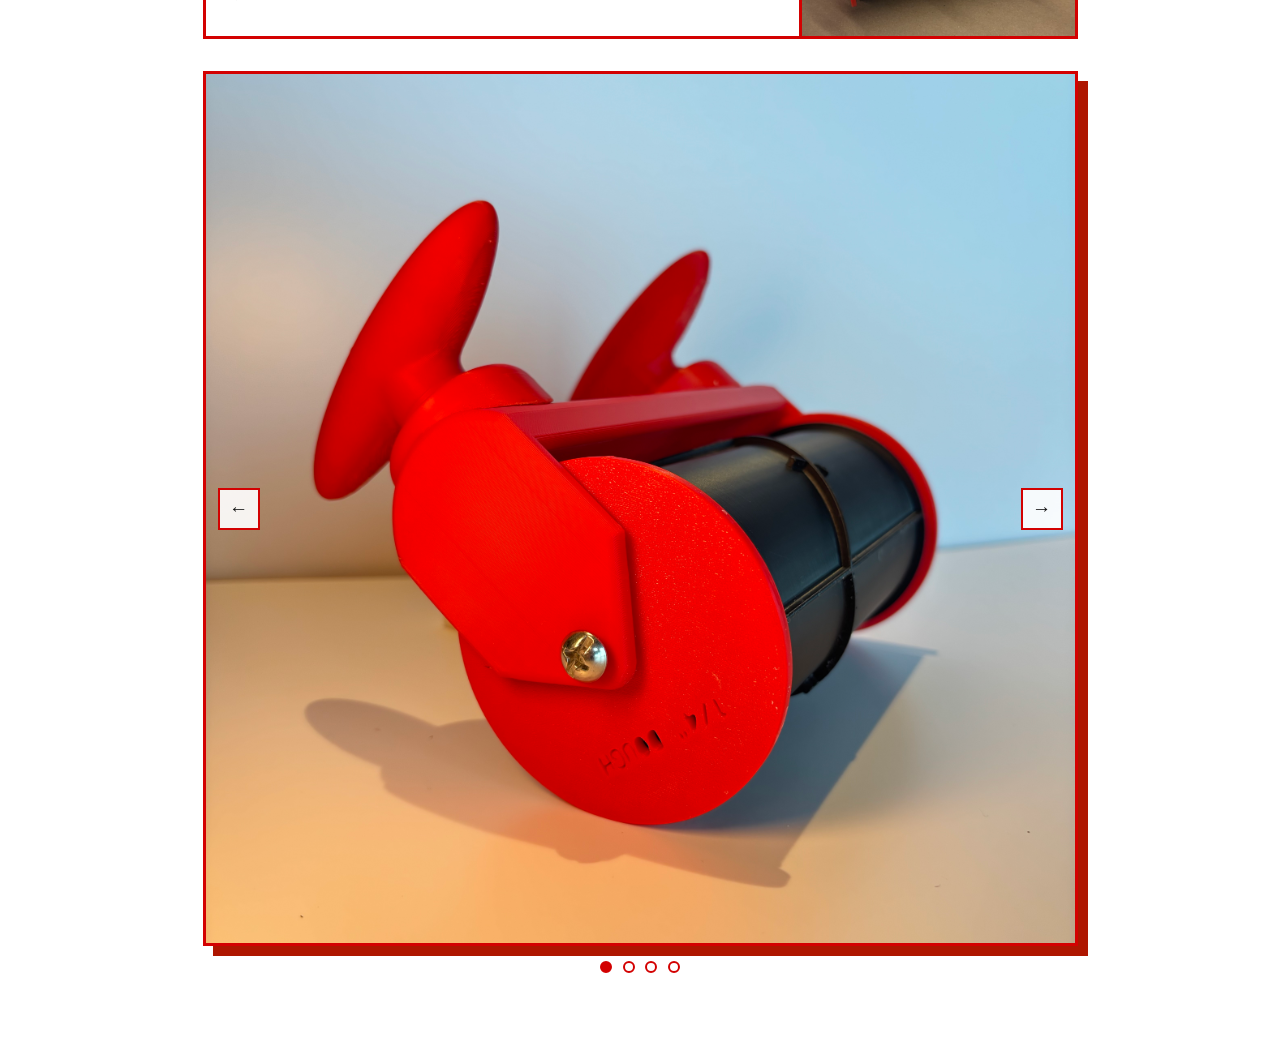
<file: rolling-cookie-cutter.html>
<!DOCTYPE html>
<html lang="en">
<head>
    <meta charset="UTF-8">
    <meta name="viewport" content="width=device-width, initial-scale=1.0">
    <title>Rolling Cookie Cutter | Teddy's Table</title>
    <link href="https://fonts.googleapis.com/css2?family=Bona+Nova:wght@400;700&display=swap" rel="stylesheet">
    <link rel="stylesheet" href="project_style.css">
    <style>
        :root {
            --project-accent: #d30101;
            --project-shadow: #ae1600;
        }
    </style>
</head>
<body>
    <a href="projects.html" class="back-link">← Back to Menu</a>

    <header class="project-header">
        <div class="banner-container">
            <img src="images/cookieroller_ banner.png" alt="Rolling Cookie Cutter project banner" class="project-banner">
        </div>
    </header>

    <main class="project-content">
        <div class="accordion" aria-label="Rolling Cookie Cutter project details">
            <div class="accordion-item">
                <button class="accordion-header" type="button" aria-expanded="false">
                    <span>OBJECTIVES</span>
                    <span class="icon">+</span>
                </button>
                <div class="accordion-panel">
                    <p>
                        Design a rolling cookie cutter that produces a pattern of irregular shapes that can later be assembled into a larger cookie.
                    </p>
                </div>
            </div>

            <div class="accordion-item">
                <button class="accordion-header" type="button" aria-expanded="false">
                    <span>TOOLS</span>
                    <span class="icon">+</span>
                </button>
                <div class="accordion-panel">
                    <p>
                        &#9881; Onshape <br> &#9881; BambuLab X1C 3D Printer <br> &#9881; Tap Drill
                    </p>
                </div>
            </div>

            <div class="accordion-item">
                <button class="accordion-header" type="button" aria-expanded="false">
                    <span>TIMELINE</span>
                    <span class="icon">+</span>
                </button>
                <div class="accordion-panel">
                    <p>
                        The device was designed, tested, and refined over a 1 month period during my makerspace internship at the Lili'uokalani Center.
                    </p>
                </div>
            </div>
        </div>

        <section class="project-story-card">
            <div class="project-story-text">
                <p class="story-label">Concept</p>
                <h2>Queen Lili'uokalani's Quilt</h2>
                <p>
                    A member of the culinary team wanted to make an activity for young learners to decorate cookies that could be
                    assembled into a larger piece inspired by the Imprisonment Quilt. The problem: this quilt has a "crazy quilt"
                    design, meaning no shapes are geometrically the same. For a repeatable, reliable activity, we needed a way to produce
                    the base cookies with ease.
                </p>
            </div>
            <div class="project-story-image">
                <img src="images/cookieroller_concept.jpeg" alt="Rolling Cookie Cutter concept image">
            </div>
        </section>

        <section class="project-story-card">
            <div class="project-story-text">
                <p class="story-label">Recipe</p>
                <h2>Product Design Fundamentals</h2>
                <p>
                    The cutter was modeled in Onshape and iterated through multiple layer resolution and assembly tests. More importantly,
                    though, this project was particularly client-focused, and it was one of my first experiences designing a product around a client's
                    vision. 
                </p>
            </div>
            <div class="project-story-image">
                <img src="images/cookieroller_recipe.jpeg" alt="Rolling Cookie Cutter recipe image">
            </div>
        </section>

        <section class="project-story-card">
            <div class="project-story-text">
                <p class="story-label">Feedback</p>
                <h2>Worked Like a Charm</h2>
                <p>
                    The team valued the robustness of the mechanism and the quality of the cuts in the soft, pliable dough.
                    The little digits that the cutter imprints into the dough also made assembly of the cookies simple.
                    The tool and the associated files were left with the culinary team for future use!
            </div>
            <div class="project-story-image">
                <img src="images/cookieroller_feedback.jpeg" alt="Rolling Cookie Cutter feedback image">
            </div>
        </section>

        <section class="project-gallery" aria-label="Rolling Cookie Cutter gallery carousel">
            <div class="gallery-frame">
                <button class="gallery-arrow gallery-prev" type="button" aria-label="Previous image">←</button>
                <div class="gallery-track">
                    <img class="gallery-slide active" src="images/cookieroller.jpeg" alt="Rolling Cookie Cutter gallery image 1">
                    <video class="gallery-slide" src="images/cookieroller_carousel2.mov" muted playsinline autoplay loop preload="metadata" aria-label="Rolling Cookie Cutter motion video"></video>
                    <img class="gallery-slide" src="images/cookieroller_carousel3.jpeg" alt="Rolling Cookie Cutter gallery image 3">
                    <img class="gallery-slide" src="images/cookieroller_recipe.jpeg" alt="Rolling Cookie Cutter gallery image 4">
                </div>
                <button class="gallery-arrow gallery-next" type="button" aria-label="Next image">→</button>
            </div>
            <div class="gallery-dots" aria-label="Gallery navigation">
                <button class="dot active" type="button" aria-label="Show slide 1"></button>
                <button class="dot" type="button" aria-label="Show slide 2"></button>
                <button class="dot" type="button" aria-label="Show slide 3"></button>
                <button class="dot" type="button" aria-label="Show slide 4"></button>
            </div>
        </section>
    </main>

    <script>
        const headers = document.querySelectorAll('.accordion-header');

        function closeAllAccordions() {
            document.querySelectorAll('.accordion-item').forEach((accordionItem) => {
                accordionItem.classList.remove('open');
                const header = accordionItem.querySelector('.accordion-header');
                const panel = accordionItem.querySelector('.accordion-panel');
                const icon = accordionItem.querySelector('.icon');

                header.classList.remove('active');
                header.setAttribute('aria-expanded', 'false');
                if (icon) icon.textContent = '+';
                if (panel) panel.style.maxHeight = null;
            });
        }

        headers.forEach((header) => {
            header.addEventListener('click', () => {
                const item = header.parentElement;
                const panel = item.querySelector('.accordion-panel');
                const isOpen = item.classList.contains('open');

                closeAllAccordions();

                if (!isOpen) {
                    item.classList.add('open');
                    header.classList.add('active');
                    header.setAttribute('aria-expanded', 'true');
                    header.querySelector('.icon').textContent = '−';
                    panel.style.maxHeight = panel.scrollHeight + 'px';
                }
            });
        });

        const slides = Array.from(document.querySelectorAll('.gallery-slide'));
        const dots = Array.from(document.querySelectorAll('.dot'));
        let currentSlide = 0;

        function showSlide(index) {
            currentSlide = (index + slides.length) % slides.length;

            slides.forEach((slide, i) => {
                slide.classList.toggle('active', i === currentSlide);
            });

            dots.forEach((dot, i) => {
                dot.classList.toggle('active', i === currentSlide);
            });
        }

        document.querySelector('.gallery-next').addEventListener('click', () => {
            showSlide(currentSlide + 1);
        });

        document.querySelector('.gallery-prev').addEventListener('click', () => {
            showSlide(currentSlide - 1);
        });

        dots.forEach((dot, index) => {
            dot.addEventListener('click', () => showSlide(index));
        });
    </script>
</body>
</html>
</file>
<file: style.css>
/* General Reset & Engineering Fonts */
body, html {
    margin: 0;
    padding: 0;
    width: 100%;
    /* Apply Bona Nova here */
    font-family: 'Bona Nova', serif; 
    background-color: #ffffff;
    color: #000000;
}

/* New Header Design */
.table-header {
    text-align: center;
    padding: 2rem 1rem;
    /* Removed border-bottom and text-related styles */
}

.logo-container {
    width: 100%;
    /* Change 1000px to something smaller like 600px or 700px */
    max-width: 650px; 
    margin: 0 auto;
    padding-top: 1rem;
}

.header-logo {
    width: 100%; /* It will now only go as wide as the 650px container */
    height: auto;
}

/* Adjust the Stage to sit closer to the new logo */
.table-stage {
    flex-grow: 1;
    display: flex;
    flex-direction: row;
    justify-content: center;
    align-items: center;
    gap: clamp(4rem, 12vw, 10rem);
    padding: 1rem 2rem; /* Reduced top padding */
    max-width: 1200px;
    margin: 0 auto;
    width: 100%;
}

/* Menu Flip Logic */
.menu-container,
.engineer-container {
    flex: 0 0 auto;
    width: min(300px, 32vw);
    display: flex;
    flex-direction: column;
    align-items: center;
}

.menu-link {
    position: relative;
    width: 100%;
    max-width: 300px;
    aspect-ratio: 3/4; /* Matches a standard menu shape */
    display: block;
}

.menu-img {
    position: absolute;
    top: 0;
    left: 0;
    width: 100%;
    height: auto;
    transition: opacity 0.25s ease-in-out;
}

.menu-img.open {
    opacity: 0; /* Hidden by default */
}

.menu-link:hover .menu-img.closed {
    opacity: 0;
}

.menu-link:hover .menu-img.open {
    opacity: 1;
}

/* Engineer Character Logic */
.engineer-container {
    position: relative;
}

.engineer-img {
    width: 100%;
    max-width: 300px;
    height: auto;
    display: block;
    cursor: pointer;
    transition: transform 0.3s ease;
}

.engineer-container:not(.bubble-open):hover .engineer-img {
    transform: translateY(-10px);
}

.engineer-container.bubble-open .engineer-img {
    transform: translateY(-10px);
}

/* About Me Speech Bubble */
.speech-bubble {
    display: none;
    position: absolute;
    top: 60%;
    left: 0;
    background: rgba(255, 255, 255, 0.97);
    border: 2px solid #000;
    padding: 0.75rem 0.9rem 0.65rem;
    width: 100%;
    max-width: 300px;
    z-index: 10;
    box-shadow: 8px 8px 0px #000;
    box-sizing: border-box;
}

.speech-bubble p,
.speech-bubble small {
    margin: 0.3rem 0;
}

.role-line {
    font-size: 0.8rem;
    line-height: 1.3;
}

.speech-bubble a {
    color: #000;
    text-decoration: underline;
    text-underline-offset: 2px;
}

.speech-bubble.show {
    display: block;
}

.instruction {
    margin-top: 1.5rem;
    font-size: 0.8rem;
    text-transform: uppercase;
    font-weight: bold;
    border: 1px solid #000;
    padding: 5px 10px;
}

/* Footer */
.table-footer {
    text-align: center;
    padding: 2rem;
    font-size: 0.7rem;
    border-top: 1px solid #eee;
}

/* MOBILE RESPONSIVENESS */
@media (max-width: 768px) {
    .table-stage {
        flex-direction: column; /* Stack Menu and Engineer vertically */
        align-items: center;
        justify-content: center;
        height: auto;
        width: min(100%, 420px);
        padding-left: 0;
        padding-right: 0;
    }

    .menu-container, .engineer-container {
        margin: 1.5rem auto;
        width: min(300px, 72vw);
        max-width: 300px;
    }

    .menu-link {
        max-width: 100%;
        width: 100%;
    }

    .engineer-img {
        max-width: 100%;
        width: 100%;
    }

    .speech-bubble {
        top: 60%;
        left: 0;
    }
}

/* MENU PAGE YAYAYAYAYAYAYAY */
.menu-page {
    max-width: 900px;
    margin: 0 auto;
    padding: 0.05rem 1rem 2rem;
}

.menu-disclaimer {
    max-width: 900px;
    margin: 2rem auto 1.5rem;
    padding: 1rem 1.25rem;
    border-top: 2px solid #000;
    border-bottom: 2px solid #000;
    background: #fffaf5;
    font-size: 0.85rem;
    line-height: 1.6;
    color: #4a4a4a;
}

.disclaimer-label {
    margin: 0 0 0.35rem;
    font-size: 0.72rem;
    font-weight: 700;
    letter-spacing: 0.18em;
    text-transform: uppercase;
    color: #000;
}

.section-title {
    font-size: 2rem;
    text-transform: uppercase;
    border-bottom: 2px solid #000;
    margin-top: 0.2rem;
    letter-spacing: 2px;
}

.section-subtitle {
    font-style: italic;
    color: #666;
    margin-bottom: 0.75rem;
}

/* The Project Card (Uber Eats Style) */
.project-card {
    display: flex;
    border: 1px solid #e0e0e0;
    margin-bottom: 1.5rem;
    background: #fff;
    transition: box-shadow 0.3s ease, border-color 0.3s ease;
    min-height: 180px;
    overflow: hidden; /* Clips the image to the box */
}

.project-card-link {
    color: inherit;
    text-decoration: none;
}

.project-card:hover {
    border-color: #000;
    box-shadow: 6px 6px 0px #000; /* Solid engineering shadow */
}

.card-text {
    flex: 2; /* Takes up 2/3 of the space */
    padding: 1.5rem;
    display: flex;
    flex-direction: column;
    justify-content: center;
}

/* Project Titles */
.card-text h3 {
    margin-bottom: 5px; /* Pulls the skills list up closer */
    font-family: 'Bona Nova', serif;
    font-weight: 700;
    font-size: 1.5rem;
}

.skills-list {
    margin-top: 0; /* Removes the gap above the skills */
    margin-bottom: 12px; /* Keeps a small gap before the description starts */
    font-family: 'Bona Nova', serif;
    font-weight: 400;
    text-transform: uppercase;
    color: #666;
    letter-spacing: 2px;
    font-size: 0.8rem;
}

/* The Body Text */
.description {
    font-family: 'Bona Nova', serif;
    font-size: 1rem;
    line-height: 1.5;
    color: #222;
}

.card-image {
    flex: 1; /* Takes up 1/3 of the space */
    background-color: #f9f9f9;
    border-left: 1px solid #e0e0e0;
}

.card-image img {
    width: 100%;
    height: 100%;
    object-fit: cover; /* This makes it look like the reference photo */
}

/* Mobile Adjustments */
@media (max-width: 600px) {
    .project-card {
        flex-direction: column-reverse; /* Put image on top for phones */
    }
    
    .card-image {
        height: 200px;
        border-left: none;
        border-bottom: 1px solid #e0e0e0;
    }
}

.back-link {
    position: absolute;
    top: 20px;
    left: 20px;
    text-decoration: none;
    color: #161616;
    font-weight: 700;
    letter-spacing: 0.08em;
    text-transform: uppercase;
    font-size: 0.72rem;
    border: 2px solid #161616;
    background: rgba(255, 255, 255, 0.75);
    padding: 0.6rem 1rem;
    z-index: 10;
    transition: transform 0.2s ease, box-shadow 0.2s ease;
}

.back-link:hover {
    transform: translate(-2px, -2px);
    box-shadow: 4px 4px 0 #161616;
}

#chef-track {
    position: relative;
    width: 100%;
    height: 80px; /* Adjust based on character height */
    pointer-events: none; /* Allows clicking "through" them to items behind */
    z-index: 1;
    margin-top: -0.75rem;
}

.runner {
    position: absolute;
    height: 60px; /* Small and non-distracting */
    width: auto;
    transition: transform 0.1s linear;
}
</file>
<file: project_style.css>
* {
    box-sizing: border-box;
}

:root {
    --project-accent: #161616;
    --project-accent-soft: rgba(22, 22, 22, 0.25);
    --project-shadow: #161616;
}

body {
    margin: 0;
    padding: 0;
    font-family: 'Bona Nova', serif;
    background: #ffffff;
    color: #161616;
}

.back-link {
    position: absolute;
    top: 20px;
    left: 20px;
    text-decoration: none;
    color: #161616;
    font-weight: 700;
    letter-spacing: 0.08em;
    text-transform: uppercase;
    font-size: 0.72rem;
    border: 2px solid #161616;
    background: rgba(255, 255, 255, 0.75);
    padding: 0.6rem 1rem;
    z-index: 10;
    transition: transform 0.2s ease, box-shadow 0.2s ease;
}

.back-link:hover {
    transform: translate(-2px, -2px);
    box-shadow: 4px 4px 0 #161616;
}

.project-header {
    width: 100%;
    padding: 80px 20px 0;
}

.banner-container {
    max-width: 1500px;
    margin: 0 auto;
    border: none;
    background: #fff;
    box-shadow: none;
}

.project-banner {
    display: block;
    width: 100%;
    height: auto;
    aspect-ratio: 3840 / 1000;
    object-fit: contain;
    background: transparent;
}

.project-content {
    max-width: 1100px;
    margin: 40px auto 80px;
    padding: 0 20px;
}

.project-intro {
    margin-bottom: 28px;
}

.project-kicker {
    margin: 0 0 10px;
    font-size: 0.8rem;
    font-weight: 700;
    letter-spacing: 0.18em;
    text-transform: uppercase;
    color: #555;
}

.project-intro h1 {
    margin: 0;
    font-size: clamp(2.5rem, 5vw, 4.5rem);
    line-height: 0.95;
}

.project-summary {
    max-width: 720px;
    margin-top: 12px;
    font-size: 1.1rem;
    line-height: 1.6;
    color: #2b2b2b;
}

.accordion {
    width: min(100%, 875px);
    margin: 0 auto 2rem;
    background: #fff;
    border: 3px solid var(--project-accent);
    border-radius: 12px;
    box-shadow: 10px 10px 0 var(--project-shadow);
    overflow: hidden;
}

.accordion-item {
    border-bottom: 2px solid var(--project-accent);
}

.accordion-item:last-child {
    border-bottom: none;
}

.accordion-header {
    width: 100%;
    border: none;
    background: #fff;
    color: #161616;
    padding: 1.3rem 1.5rem;
    display: flex;
    justify-content: space-between;
    align-items: center;
    cursor: pointer;
    font-family: 'Bona Nova', serif;
    font-size: 1.1rem;
    letter-spacing: 0.14em;
    text-transform: uppercase;
    text-align: left;
    transition: background 0.2s ease, color 0.2s ease;
}

.accordion-header:hover,
.accordion-header.active {
    background: var(--project-accent);
    color: #fff;
}

.icon {
    font-size: 2rem;
    line-height: 1;
    font-weight: 400;
}

.accordion-panel {
    max-height: 0;
    overflow: hidden;
    transition: max-height 0.3s ease;
    background: #fff;
}

.accordion-panel p {
    margin: 0;
    padding: 1.5rem;
    line-height: 1.7;
    font-size: 1.05rem;
    color: #1d1d1d;
}

.project-story-card {
    width: min(100%, 875px);
    margin: 0 auto 2rem;
    display: flex;
    align-items: stretch;
    border: 3px solid var(--project-accent);
    background: #fff;
    overflow: hidden;
}

.project-story-text {
    flex: 2;
    padding: 1.75rem 1.5rem;
    display: flex;
    flex-direction: column;
    justify-content: center;
    background: #fff;
}

.story-label {
    margin: 0 0 0.5rem;
    font-size: 0.74rem;
    font-weight: 700;
    letter-spacing: 0.16em;
    text-transform: uppercase;
    color: #555;
}

.project-story-text h2 {
    margin: 0 0 0.8rem;
    font-size: clamp(1.8rem, 2.5vw, 2.6rem);
    line-height: 1.1;
}

.project-story-text p {
    margin: 0;
    font-size: 1.05rem;
    line-height: 1.7;
    color: #1d1d1d;
}

.project-story-image {
    flex: 1;
    min-width: 260px;
    border-left: 3px solid var(--project-accent);
    background: #f4f1ea;
}

.project-story-image img {
    display: block;
    width: 100%;
    height: 100%;
    object-fit: cover;
    aspect-ratio: 1 / 1;
}

.project-gallery {
    width: min(100%, 875px);
    margin: 2rem auto 0;
}

.gallery-frame {
    position: relative;
    display: flex;
    align-items: center;
    border: 3px solid var(--project-accent);
    background: #fff;
    box-shadow: 10px 10px 0 var(--project-shadow);
    overflow: hidden;
    aspect-ratio: 1 / 1;
}

.gallery-track {
    position: relative;
    width: 100%;
    height: 100%;
    background: #f4f1ea;
}

.gallery-slide {
    position: absolute;
    inset: 0;
    width: 100%;
    height: 100%;
    object-fit: cover;
    opacity: 0;
    transition: opacity 0.25s ease;
    display: block;
    background: #f4f1ea;
}

.gallery-slide video {
    object-fit: cover;
}

.gallery-slide.active {
    opacity: 1;
}

.gallery-arrow {
    position: absolute;
    top: 50%;
    transform: translateY(-50%);
    z-index: 2;
    width: 42px;
    height: 42px;
    border: 2px solid var(--project-accent);
    background: rgba(255, 255, 255, 0.9);
    color: #161616;
    cursor: pointer;
    font-size: 1.2rem;
    line-height: 1;
}

.gallery-prev {
    left: 12px;
}

.gallery-next {
    right: 12px;
}

.gallery-dots {
    display: flex;
    justify-content: center;
    gap: 0.65rem;
    margin-top: 0.9rem;
}

.dot {
    width: 12px;
    height: 12px;
    border-radius: 50%;
    border: 2px solid var(--project-accent);
    background: #fff;
    cursor: pointer;
    padding: 0;
}

.dot.active {
    background: var(--project-accent);
}

@media (max-width: 700px) {
    .project-header {
        padding-top: 90px;
    }

    .banner-container {
        box-shadow: none;
    }

    .accordion {
        width: 100%;
        box-shadow: 6px 6px 0 var(--project-shadow);
    }

    .project-story-card {
        width: 100%;
        flex-direction: column;
    }

    .project-story-image {
        border-left: none;
        border-top: 3px solid #161616;
        min-width: 0;
    }

    .accordion-header {
        padding: 1rem 1rem;
        font-size: 0.95rem;
        letter-spacing: 0.1em;
    }

    .icon {
        font-size: 1.5rem;
    }
}
</file>
